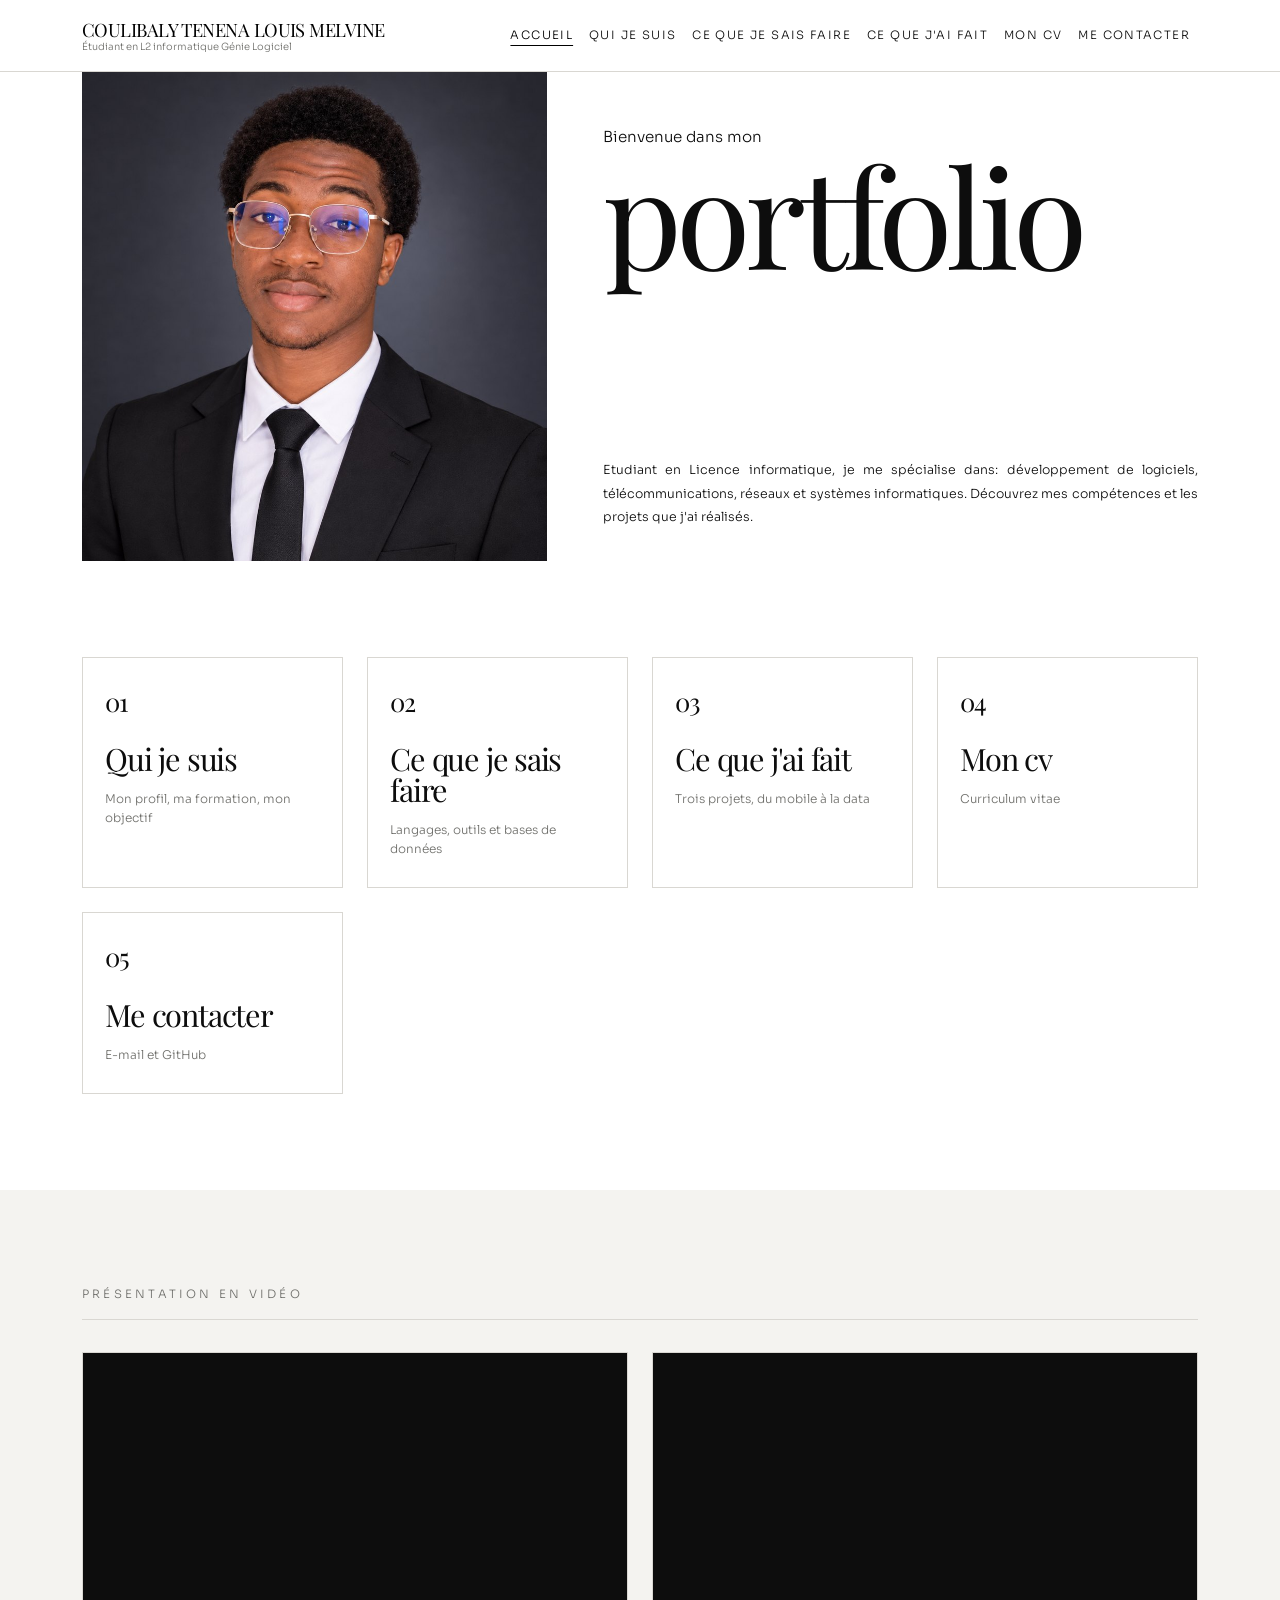
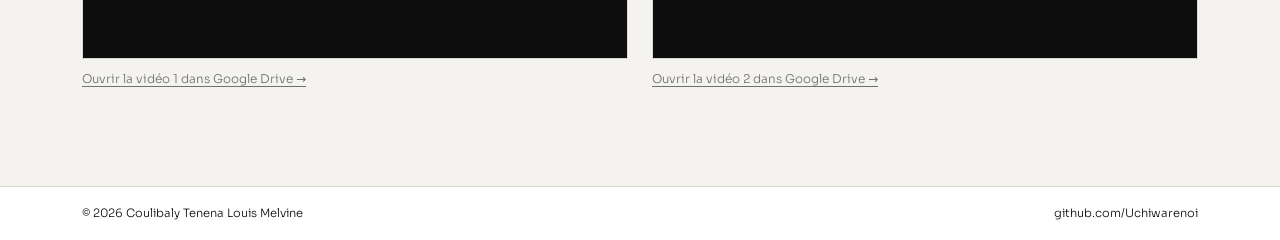
<file: index.html>
<!DOCTYPE html>
<html lang="fr">
<head>
  <meta charset="UTF-8">
  <meta name="viewport" content="width=device-width, initial-scale=1">
  <meta name="description" content="Portfolio d'un étudiant en Licence2 informatique.">
  <title>Accueil | Coulibaly Tenena Louis Melvine</title>

  <!-- Bootstrap 5 -->
  <link href="https://cdn.jsdelivr.net/npm/bootstrap@5.3.3/dist/css/bootstrap.min.css" rel="stylesheet">
  <link href="https://fonts.googleapis.com/css2?family=Playfair+Display:ital,wght@0,400;0,500;1,400&family=Sora:wght@300;400&display=swap" rel="stylesheet">
  <!-- Feuille de style séparée -->
  <link href="css/style.css" rel="stylesheet">
</head>
<body>

  <nav class="navbar navbar-expand-lg fixed-top site-nav">
    <div class="container-xl">
      <a class="navbar-brand" href="index.html">
        <span class="brand-name">COULIBALY TENENA LOUIS MELVINE</span>
        <span class="brand-sub">Étudiant en L2 informatique Génie Logiciel</span>
      </a>
      <button class="navbar-toggler" type="button" data-bs-toggle="collapse" data-bs-target="#menu" aria-controls="menu" aria-expanded="false" aria-label="Ouvrir le menu">
        <span class="navbar-toggler-icon"></span>
      </button>
      <div class="collapse navbar-collapse" id="menu">
        <ul class="navbar-nav ms-auto">
          <li class="nav-item"><a class="nav-link active" href="index.html" aria-current="page">Accueil</a></li>
          <li class="nav-item"><a class="nav-link" href="qui-je-suis.html">Qui je suis</a></li>
          <li class="nav-item"><a class="nav-link" href="savoir-faire.html">Ce que je sais faire</a></li>
          <li class="nav-item"><a class="nav-link" href="realisations.html">Ce que j'ai fait</a></li>
          <li class="nav-item"><a class="nav-link" href="cv.html">Mon Cv</a></li>
          <li class="nav-item"><a class="nav-link" href="contact.html">Me contacter</a></li>
        </ul>
      </div>
    </div>
  </nav>

  <main>
    <header id="accueil" class="hero">
      <div class="container-xl">
        <div class="row g-0 align-items-stretch">
          <div class="col-12 col-md-5">
            <img src="images/photo.jpg" class="img-cover hero-img hero-photo" alt="Portrait de Coulibaly Tenena Louis Melvine">
          </div>
          <div class="col-12 col-md-7 hero-body">
            <p class="kicker">Bienvenue dans mon</p>
            <h1 class="giant">portfolio</h1>
            <p class="p"></p>
            <div class="d-flex flex-column flex-sm-row justify-content-between align-items-sm-end gap-3 mt-auto">
              <p class="small-text mb-0">Etudiant en Licence informatique, je me spécialise dans: développement de logiciels, télécommunications, réseaux et systèmes informatiques. Découvrez mes compétences et les projets que j'ai réalisés.</p>
            </div>
          </div>
        </div>
      </div>
    </header>

    <section class="block">
      <div class="container-xl">
        <div class="row g-3 g-lg-4">
          <div class="col-12 col-sm-6 col-lg-3"><a href="qui-je-suis.html" class="teaser"><span class="teaser-num">01</span><span class="teaser-title">Qui je suis</span><span class="teaser-text">Mon profil, ma formation, mon objectif</span></a></div>
          <div class="col-12 col-sm-6 col-lg-3"><a href="savoir-faire.html" class="teaser"><span class="teaser-num">02</span><span class="teaser-title">Ce que je sais faire</span><span class="teaser-text">Langages, outils et bases de données</span></a></div>
          <div class="col-12 col-sm-6 col-lg-3"><a href="realisations.html" class="teaser"><span class="teaser-num">03</span><span class="teaser-title">Ce que j'ai fait</span><span class="teaser-text">Trois projets, du mobile à la data</span></a></div>
          <div class="col-12 col-sm-6 col-lg-3"><a href="cv.html" class="teaser"><span class="teaser-num">04</span><span class="teaser-title">Mon cv</span><span class="teaser-text">Curriculum vitae</span></a></div>
          <div class="col-12 col-sm-6 col-lg-3"><a href="contact.html" class="teaser"><span class="teaser-num">05</span><span class="teaser-title">Me contacter</span><span class="teaser-text">E-mail et GitHub</span></a></div>
        </div>
      </div>
    </section>

    <section class="block block-alt">
      <div class="container-xl">
        <p class="section-label">Présentation en vidéo</p>
        <div class="row g-4">
          <div class="col-12 col-lg-6">
            <div class="video-frame">
              <iframe src="https://drive.google.com/file/d/1wdfW0kvyvnNozJjMS9v-_9_RQBYwM55w/preview" title="Vidéo de présentation 1" allow="autoplay; fullscreen" allowfullscreen loading="lazy"></iframe>
            </div>
            <a class="video-link" href="https://drive.google.com/file/d/1wdfW0kvyvnNozJjMS9v-_9_RQBYwM55w/view" target="_blank" rel="noopener">Ouvrir la vidéo 1 dans Google Drive &rarr;</a>
          </div>
          <div class="col-12 col-lg-6">
            <div class="video-frame">
              <iframe src="https://drive.google.com/file/d/1Y6Vw99W38bjyc-DEd8ha124QfyRvINtM/preview" title="Vidéo de présentation 2" allow="autoplay; fullscreen" allowfullscreen loading="lazy"></iframe>
            </div>
            <a class="video-link" href="https://drive.google.com/file/d/1Y6Vw99W38bjyc-DEd8ha124QfyRvINtM/view" target="_blank" rel="noopener">Ouvrir la vidéo 2 dans Google Drive &rarr;</a>
          </div>
        </div>
      </div>
    </section>
  </main>

  <footer class="site-footer">
    <div class="container-xl d-flex flex-column flex-sm-row justify-content-between gap-1">
      <span>&copy; 2026 Coulibaly Tenena Louis Melvine</span>
      <a href="https://github.com/Uchiwarenoi" target="_blank" rel="noopener">github.com/Uchiwarenoi</a>
    </div>
  </footer>

  <script src="https://cdn.jsdelivr.net/npm/bootstrap@5.3.3/dist/js/bootstrap.bundle.min.js"></script>
</body>
</html>
</file>
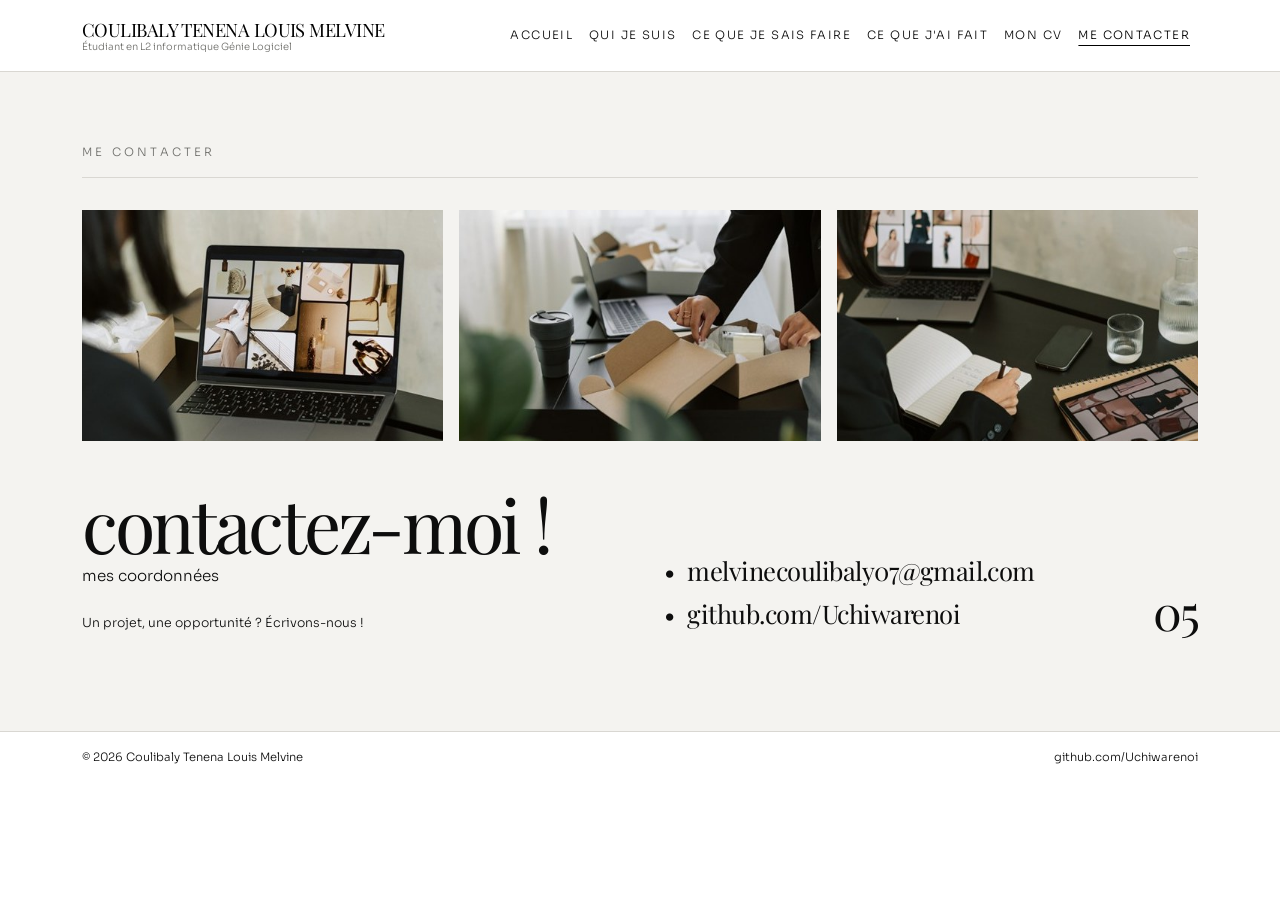
<file: contact.html>
<!DOCTYPE html>
<html lang="fr">
<head>
  <meta charset="UTF-8">
  <meta name="viewport" content="width=device-width, initial-scale=1">
  <meta name="description" content="Contact et GitHub.">
  <title>Me contacter | Coulibaly Tenena Louis Melvine</title>

  <!-- Bootstrap 5 -->
  <link href="https://cdn.jsdelivr.net/npm/bootstrap@5.3.3/dist/css/bootstrap.min.css" rel="stylesheet">
  <link href="https://fonts.googleapis.com/css2?family=Playfair+Display:ital,wght@0,400;0,500;1,400&family=Sora:wght@300;400&display=swap" rel="stylesheet">
  <!-- Feuille de style séparée -->
  <link href="css/style.css" rel="stylesheet">
</head>
<body>

  <nav class="navbar navbar-expand-lg fixed-top site-nav">
    <div class="container-xl">
      <a class="navbar-brand" href="index.html">
        <span class="brand-name">COULIBALY TENENA LOUIS MELVINE</span>
        <span class="brand-sub">Étudiant en L2 informatique Génie Logiciel</span>
      </a>
      <button class="navbar-toggler" type="button" data-bs-toggle="collapse" data-bs-target="#menu" aria-controls="menu" aria-expanded="false" aria-label="Ouvrir le menu">
        <span class="navbar-toggler-icon"></span>
      </button>
      <div class="collapse navbar-collapse" id="menu">
        <ul class="navbar-nav ms-auto">
          <li class="nav-item"><a class="nav-link" href="index.html">Accueil</a></li>
          <li class="nav-item"><a class="nav-link" href="qui-je-suis.html">Qui je suis</a></li>
          <li class="nav-item"><a class="nav-link" href="savoir-faire.html">Ce que je sais faire</a></li>
          <li class="nav-item"><a class="nav-link" href="realisations.html">Ce que j'ai fait</a></li>
          <li class="nav-item"><a class="nav-link" href="cv.html">Mon Cv</a></li>
          <li class="nav-item"><a class="nav-link active" href="contact.html" aria-current="page">Me contacter</a></li>
        </ul>
      </div>
    </div>
  </nav>

  <main>
    <section class="block block-alt page-top">
      <div class="container-xl">
        <p class="section-label">Me contacter</p>
        <div class="row g-3 pb-5">
          <div class="col-12 col-md-4"><img src="images/contact-1.jpg" class="img-cover strip-s" alt="" role="presentation"></div>
          <div class="col-12 col-md-4"><img src="images/contact-2.jpg" class="img-cover strip-s" alt="" role="presentation"></div>
          <div class="col-12 col-md-4"><img src="images/contact-3.jpg" class="img-cover strip-s" alt="" role="presentation"></div>
        </div>

        <div class="row g-4 g-lg-5 align-items-end">
          <div class="col-12 col-lg-6">
            <h2 class="title">contactez-moi !</h2>
            <p class="subtitle">mes coordonnées</p>
            <p class="small-text mt-4 mb-0">Un projet, une opportunité ? Écrivons-nous !</p>
          </div>
          <div class="col-12 col-lg-6">
            <div class="d-flex justify-content-between align-items-end gap-4">
              <ul class="contact-list">
                <li><a href="mailto:melvinecoulibaly07@gmail.com">melvinecoulibaly07@gmail.com</a></li>
                <li><a href="https://github.com/Uchiwarenoi" target="_blank" rel="noopener">github.com/Uchiwarenoi</a></li>
              </ul>
              <span class="num">05</span>
            </div>
          </div>
        </div>
      </div>
    </section>
  </main>

  <footer class="site-footer">
    <div class="container-xl d-flex flex-column flex-sm-row justify-content-between gap-1">
      <span>&copy; 2026 Coulibaly Tenena Louis Melvine</span>
      <a href="https://github.com/Uchiwarenoi" target="_blank" rel="noopener">github.com/Uchiwarenoi</a>
    </div>
  </footer>

  <script src="https://cdn.jsdelivr.net/npm/bootstrap@5.3.3/dist/js/bootstrap.bundle.min.js"></script>
</body>
</html>
</file>
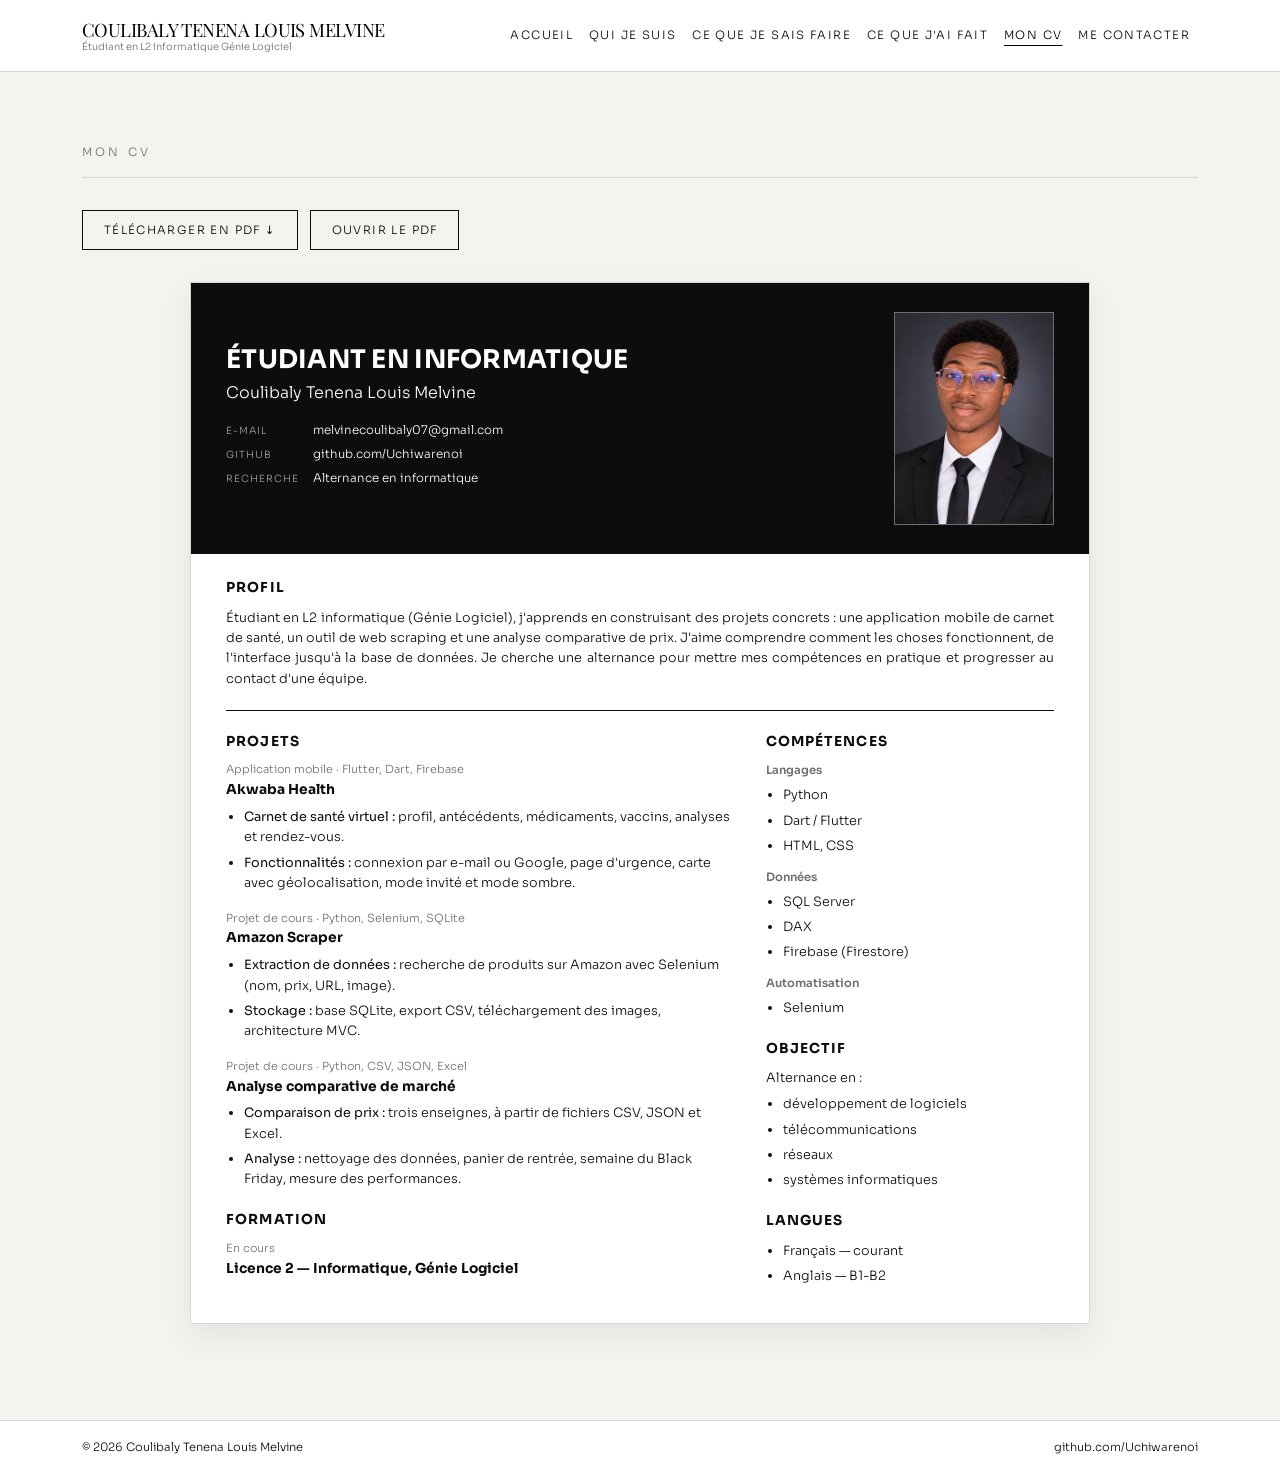
<file: cv.html>
<!DOCTYPE html>
<html lang="fr">
<head>
  <meta charset="UTF-8">
  <meta name="viewport" content="width=device-width, initial-scale=1">
  <meta name="description" content="Curriculum vitae : étudiant en informatique, recherche d'alternance. À consulter ou à télécharger en PDF.">
  <title>Mon CV | Coulibaly Tenena Louis Melvine</title>

  <!-- Bootstrap 5 -->
  <link href="https://cdn.jsdelivr.net/npm/bootstrap@5.3.3/dist/css/bootstrap.min.css" rel="stylesheet">
  <link href="https://fonts.googleapis.com/css2?family=Playfair+Display:ital,wght@0,400;0,500;1,400&family=Sora:wght@300;400;600;700&display=swap" rel="stylesheet">
  <!-- Feuille de style séparée -->
  <link href="css/style.css" rel="stylesheet">
</head>
<body>

  <nav class="navbar navbar-expand-lg fixed-top site-nav">
    <div class="container-xl">
      <a class="navbar-brand" href="index.html">
        <span class="brand-name">COULIBALY TENENA LOUIS MELVINE</span>
        <span class="brand-sub">Étudiant en L2 informatique Génie Logiciel</span>
      </a>
      <button class="navbar-toggler" type="button" data-bs-toggle="collapse" data-bs-target="#menu" aria-controls="menu" aria-expanded="false" aria-label="Ouvrir le menu">
        <span class="navbar-toggler-icon"></span>
      </button>
      <div class="collapse navbar-collapse" id="menu">
        <ul class="navbar-nav ms-auto">
          <li class="nav-item"><a class="nav-link" href="index.html">Accueil</a></li>
          <li class="nav-item"><a class="nav-link" href="qui-je-suis.html">Qui je suis</a></li>
          <li class="nav-item"><a class="nav-link" href="savoir-faire.html">Ce que je sais faire</a></li>
          <li class="nav-item"><a class="nav-link" href="realisations.html">Ce que j'ai fait</a></li>
          <li class="nav-item"><a class="nav-link active" href="cv.html" aria-current="page">Mon Cv</a></li>
          <li class="nav-item"><a class="nav-link" href="contact.html">Me contacter</a></li>
        </ul>
      </div>
    </div>
  </nav>

  <main>
    <section class="block block-alt page-top">
      <div class="container-xl">
        <p class="section-label">Mon CV</p>

        <div class="cv-toolbar">
          <a class="btn-line" href="documents/CV_Coulibaly_Melvine.pdf" download>Télécharger en PDF &darr;</a>
          <a class="btn-line" href="documents/CV_Coulibaly_Melvine.pdf" target="_blank" rel="noopener">Ouvrir le PDF</a>
        </div>

        <article class="cv-sheet" aria-label="Curriculum vitae">
          <header class="cv-head">
            <div class="cv-head-text">
              <h2 class="cv-role">Étudiant en informatique</h2>
              <p class="cv-name">Coulibaly Tenena Louis Melvine</p>
              <ul class="cv-contact">
                <li><span class="cv-k">E-mail</span><a href="mailto:melvinecoulibaly07@gmail.com">melvinecoulibaly07@gmail.com</a></li>
                <li><span class="cv-k">GitHub</span><a href="https://github.com/Uchiwarenoi" target="_blank" rel="noopener">github.com/Uchiwarenoi</a></li>
                <li><span class="cv-k">Recherche</span>Alternance en informatique</li>
              </ul>
            </div>
            <img src="images/photo.jpg" class="cv-photo" alt="Portrait de Coulibaly Tenena Louis Melvine">
          </header>

          <div class="cv-body">
            <section class="cv-profile">
              <h3 class="cv-h">Profil</h3>
              <p>Étudiant en L2 informatique (Génie Logiciel), j'apprends en construisant des projets concrets : une application mobile de carnet de santé, un outil de web scraping et une analyse comparative de prix. J'aime comprendre comment les choses fonctionnent, de l'interface jusqu'à la base de données. Je cherche une alternance pour mettre mes compétences en pratique et progresser au contact d'une équipe.</p>
            </section>

            <div class="cv-cols">
              <div class="cv-main">
                <section class="cv-section">
                  <h3 class="cv-h">Projets</h3>

                  <div class="cv-item">
                    <p class="cv-meta">Application mobile &middot; Flutter, Dart, Firebase</p>
                    <p class="cv-title">Akwaba Health</p>
                    <ul>
                      <li><strong>Carnet de santé virtuel :</strong> profil, antécédents, médicaments, vaccins, analyses et rendez-vous.</li>
                      <li><strong>Fonctionnalités :</strong> connexion par e-mail ou Google, page d'urgence, carte avec géolocalisation, mode invité et mode sombre.</li>
                    </ul>
                  </div>

                  <div class="cv-item">
                    <p class="cv-meta">Projet de cours &middot; Python, Selenium, SQLite</p>
                    <p class="cv-title">Amazon Scraper</p>
                    <ul>
                      <li><strong>Extraction de données :</strong> recherche de produits sur Amazon avec Selenium (nom, prix, URL, image).</li>
                      <li><strong>Stockage :</strong> base SQLite, export CSV, téléchargement des images, architecture MVC.</li>
                    </ul>
                  </div>

                  <div class="cv-item">
                    <p class="cv-meta">Projet de cours &middot; Python, CSV, JSON, Excel</p>
                    <p class="cv-title">Analyse comparative de marché</p>
                    <ul>
                      <li><strong>Comparaison de prix :</strong> trois enseignes, à partir de fichiers CSV, JSON et Excel.</li>
                      <li><strong>Analyse :</strong> nettoyage des données, panier de rentrée, semaine du Black Friday, mesure des performances.</li>
                    </ul>
                  </div>
                </section>

                <section class="cv-section">
                  <h3 class="cv-h">Formation</h3>
                  <div class="cv-item">
                    <p class="cv-meta">En cours</p>
                    <p class="cv-title">Licence 2 &mdash; Informatique, Génie Logiciel</p>
                  </div>
                </section>
              </div>

              <aside class="cv-side">
                <section class="cv-section">
                  <h3 class="cv-h">Compétences</h3>
                  <p class="cv-sub">Langages</p>
                  <ul><li>Python</li><li>Dart / Flutter</li><li>HTML, CSS</li></ul>
                  <p class="cv-sub">Données</p>
                  <ul><li>SQL Server</li><li>DAX</li><li>Firebase (Firestore)</li></ul>
                  <p class="cv-sub">Automatisation</p>
                  <ul><li>Selenium</li></ul>
                </section>

                <section class="cv-section">
                  <h3 class="cv-h">Objectif</h3>
                  <p>Alternance en :</p>
                  <ul><li>développement de logiciels</li><li>télécommunications</li><li>réseaux</li><li>systèmes informatiques</li></ul>
                </section>

                <section class="cv-section">
                  <h3 class="cv-h">Langues</h3>
                  <ul><li>Français &mdash; courant</li><li>Anglais &mdash; B1-B2</li></ul>
                </section>
              </aside>
            </div>
          </div>
        </article>
      </div>
    </section>
  </main>

  <footer class="site-footer">
    <div class="container-xl d-flex flex-column flex-sm-row justify-content-between gap-1">
      <span>&copy; 2026 Coulibaly Tenena Louis Melvine</span>
      <a href="https://github.com/Uchiwarenoi" target="_blank" rel="noopener">github.com/Uchiwarenoi</a>
    </div>
  </footer>

  <script src="https://cdn.jsdelivr.net/npm/bootstrap@5.3.3/dist/js/bootstrap.bundle.min.js"></script>
</body>
</html>
</file>
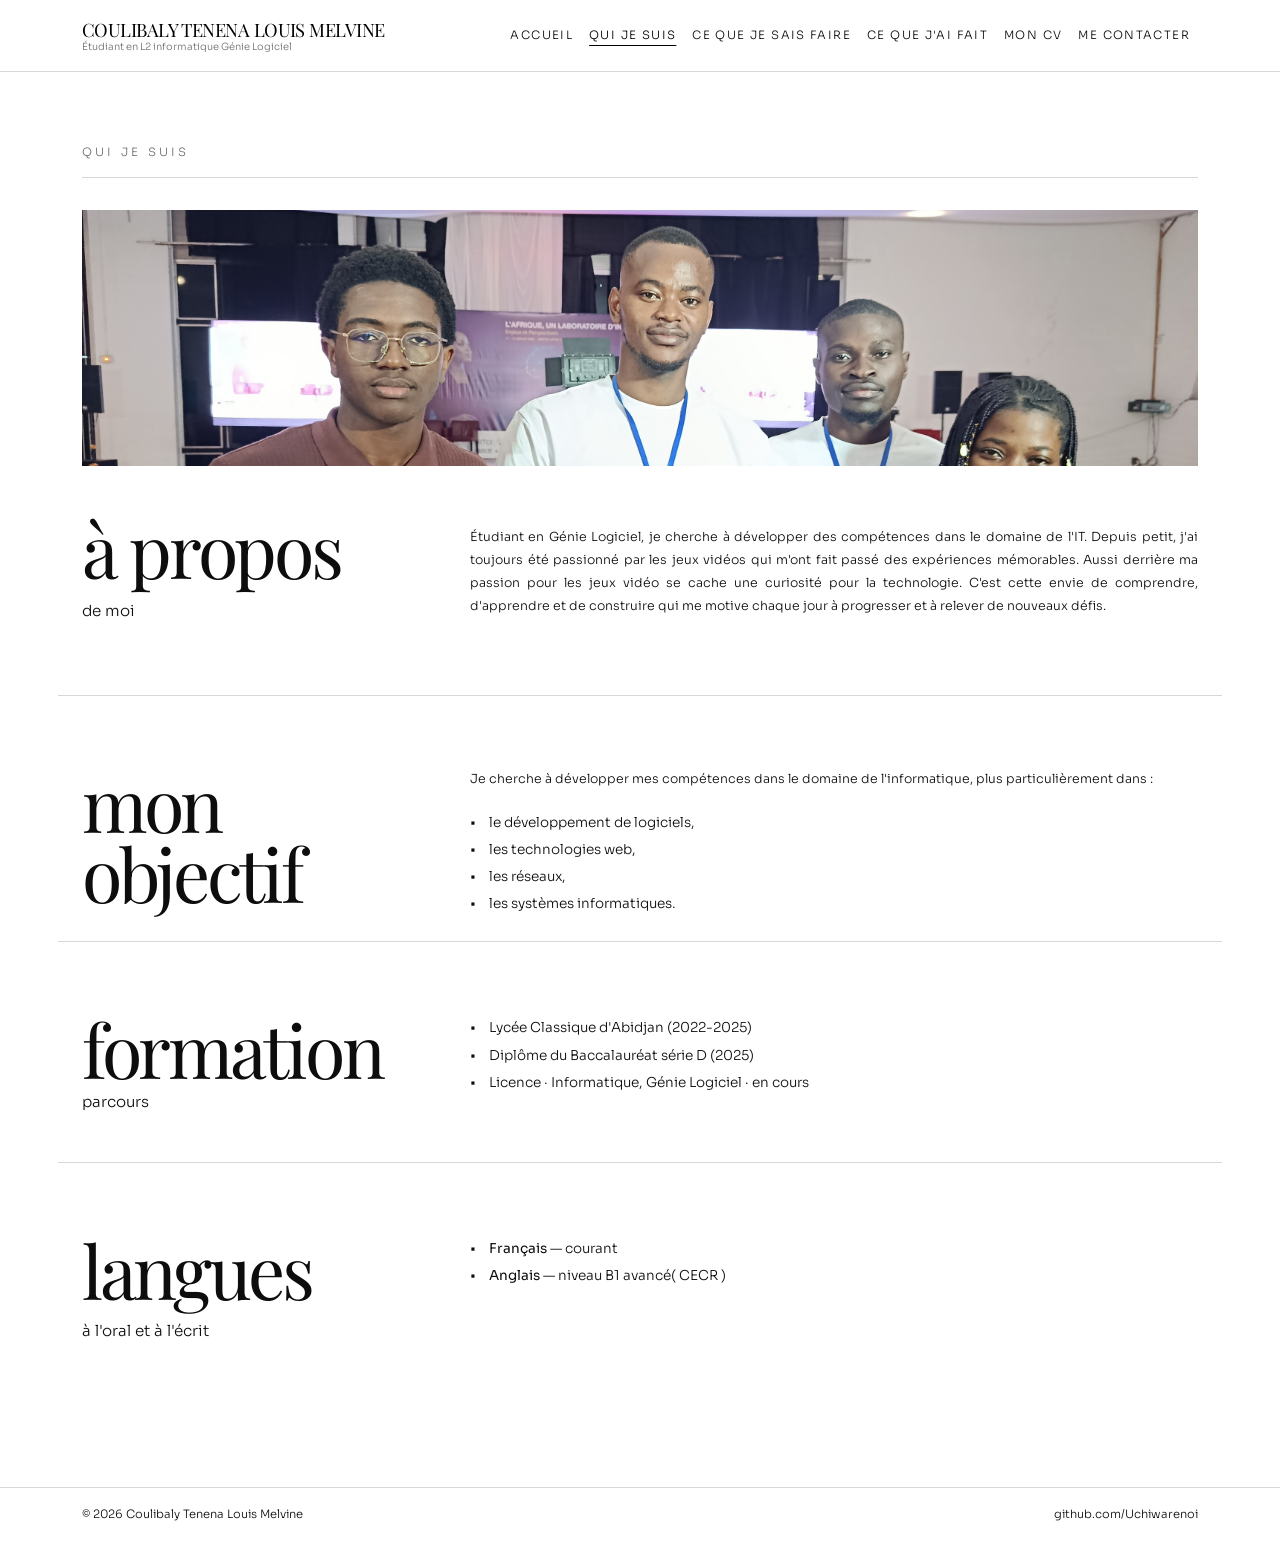
<file: qui-je-suis.html>
<!DOCTYPE html>
<html lang="fr">
<head>
  <meta charset="UTF-8">
  <meta name="viewport" content="width=device-width, initial-scale=1">
  <meta name="description" content="Profil, objectif d'alternance, formation et langues.">
  <title>Qui je suis | Coulibaly Tenena Louis Melvine</title>

  <!-- Bootstrap 5 -->
  <link href="https://cdn.jsdelivr.net/npm/bootstrap@5.3.3/dist/css/bootstrap.min.css" rel="stylesheet">
  <link href="https://fonts.googleapis.com/css2?family=Playfair+Display:ital,wght@0,400;0,500;1,400&family=Sora:wght@300;400&display=swap" rel="stylesheet">
  <!-- Feuille de style séparée -->
  <link href="css/style.css" rel="stylesheet">
</head>
<body>

  <nav class="navbar navbar-expand-lg fixed-top site-nav">
    <div class="container-xl">
      <a class="navbar-brand" href="index.html">
        <span class="brand-name">COULIBALY TENENA LOUIS MELVINE</span>
        <span class="brand-sub">Étudiant en L2 informatique Génie Logiciel</span>
      </a>
      <button class="navbar-toggler" type="button" data-bs-toggle="collapse" data-bs-target="#menu" aria-controls="menu" aria-expanded="false" aria-label="Ouvrir le menu">
        <span class="navbar-toggler-icon"></span>
      </button>
      <div class="collapse navbar-collapse" id="menu">
        <ul class="navbar-nav ms-auto">
          <li class="nav-item"><a class="nav-link" href="index.html">Accueil</a></li>
          <li class="nav-item"><a class="nav-link active" href="qui-je-suis.html" aria-current="page">Qui je suis</a></li>
          <li class="nav-item"><a class="nav-link" href="savoir-faire.html">Ce que je sais faire</a></li>
          <li class="nav-item"><a class="nav-link" href="realisations.html">Ce que j'ai fait</a></li>
          <li class="nav-item"><a class="nav-link" href="cv.html">Mon Cv</a></li>
          <li class="nav-item"><a class="nav-link" href="contact.html">Me contacter</a></li>
        </ul>
      </div>
    </div>
  </nav>

  <main>
    <section class="block page-top">
      <div class="container-xl">
        <p class="section-label">Qui je suis</p>

        <img src="images/image_de_groupe(1).jpg" class="img-cover strip" alt="" role="presentation">
        <div class="row g-4 g-lg-5 py-5 align-items-center">
          <div class="col-12 col-lg-4">
            <h2 class="title">à propos</h2>
            <p class="p"></p>
            <p class="subtitle">de moi</p>
          </div>
          <div class="col-12 col-lg-8">
            <p class="small-text">Étudiant en Génie Logiciel, je cherche à développer des compétences dans le domaine de l'IT.
              Depuis petit, j'ai toujours été passionné par les jeux vidéos qui m'ont fait passé des expériences mémorables. Aussi derrière ma passion pour les jeux vidéo se cache une curiosité pour la technologie. C'est cette envie de comprendre, d'apprendre et de construire qui me motive chaque jour à progresser et à relever de nouveaux défis.</p>
          </div>
        </div>

        <div class="row g-4 g-lg-5 py-4 border-top-line">
          <div class="col-12 col-lg-4">
            <h2 class="title">mon objectif</h2>
          </div>
          <div class="col-12 col-lg-8">
            <p class="small-text">Je cherche  à développer mes compétences dans le domaine de l'informatique, plus particulièrement dans :</p>
            <ul class="plain-list">
              <li>le développement de logiciels,</li>
              <li>les technologies web,</li>
              <li>les réseaux,</li>
              <li>les systèmes informatiques.</li>
            </ul>
          </div>
        </div>

        <div class="row g-4 g-lg-5 py-4 border-top-line">
          <div class="col-12 col-lg-4">
            <h2 class="title">formation</h2>
            <p class="subtitle">parcours</p>
          </div>
          <div class="col-12 col-lg-8">
            <ul class="plain-list">
              <li class="li">Lycée Classique d'Abidjan (2022-2025)</li>
              <li>Diplôme du Baccalauréat série D (2025)</li>
              <li>Licence &middot; Informatique, Génie Logiciel &middot; en cours</li>
            </ul>
          </div>
        </div>

        <div class="row g-4 g-lg-5 py-4 border-top-line">
          <div class="col-12 col-lg-4">
            <h2 class="title">langues</h2>
            <p class="p"></p>
            <p class="subtitle">à l'oral et à l'écrit</p>
          </div>
          <div class="col-12 col-lg-8">
            <ul class="plain-list">
              <li><strong>Français</strong> &mdash; courant</li>
              <li><strong>Anglais</strong> &mdash; niveau B1 avancé( CECR )</li>
            </ul>
          </div>
        </div>
      </div>
    </section>
  </main>

  <footer class="site-footer">
    <div class="container-xl d-flex flex-column flex-sm-row justify-content-between gap-1">
      <span>&copy; 2026 Coulibaly Tenena Louis Melvine</span>
      <a href="https://github.com/Uchiwarenoi" target="_blank" rel="noopener">github.com/Uchiwarenoi</a>
    </div>
  </footer>

  <script src="https://cdn.jsdelivr.net/npm/bootstrap@5.3.3/dist/js/bootstrap.bundle.min.js"></script>
</body>
</html>
</file>
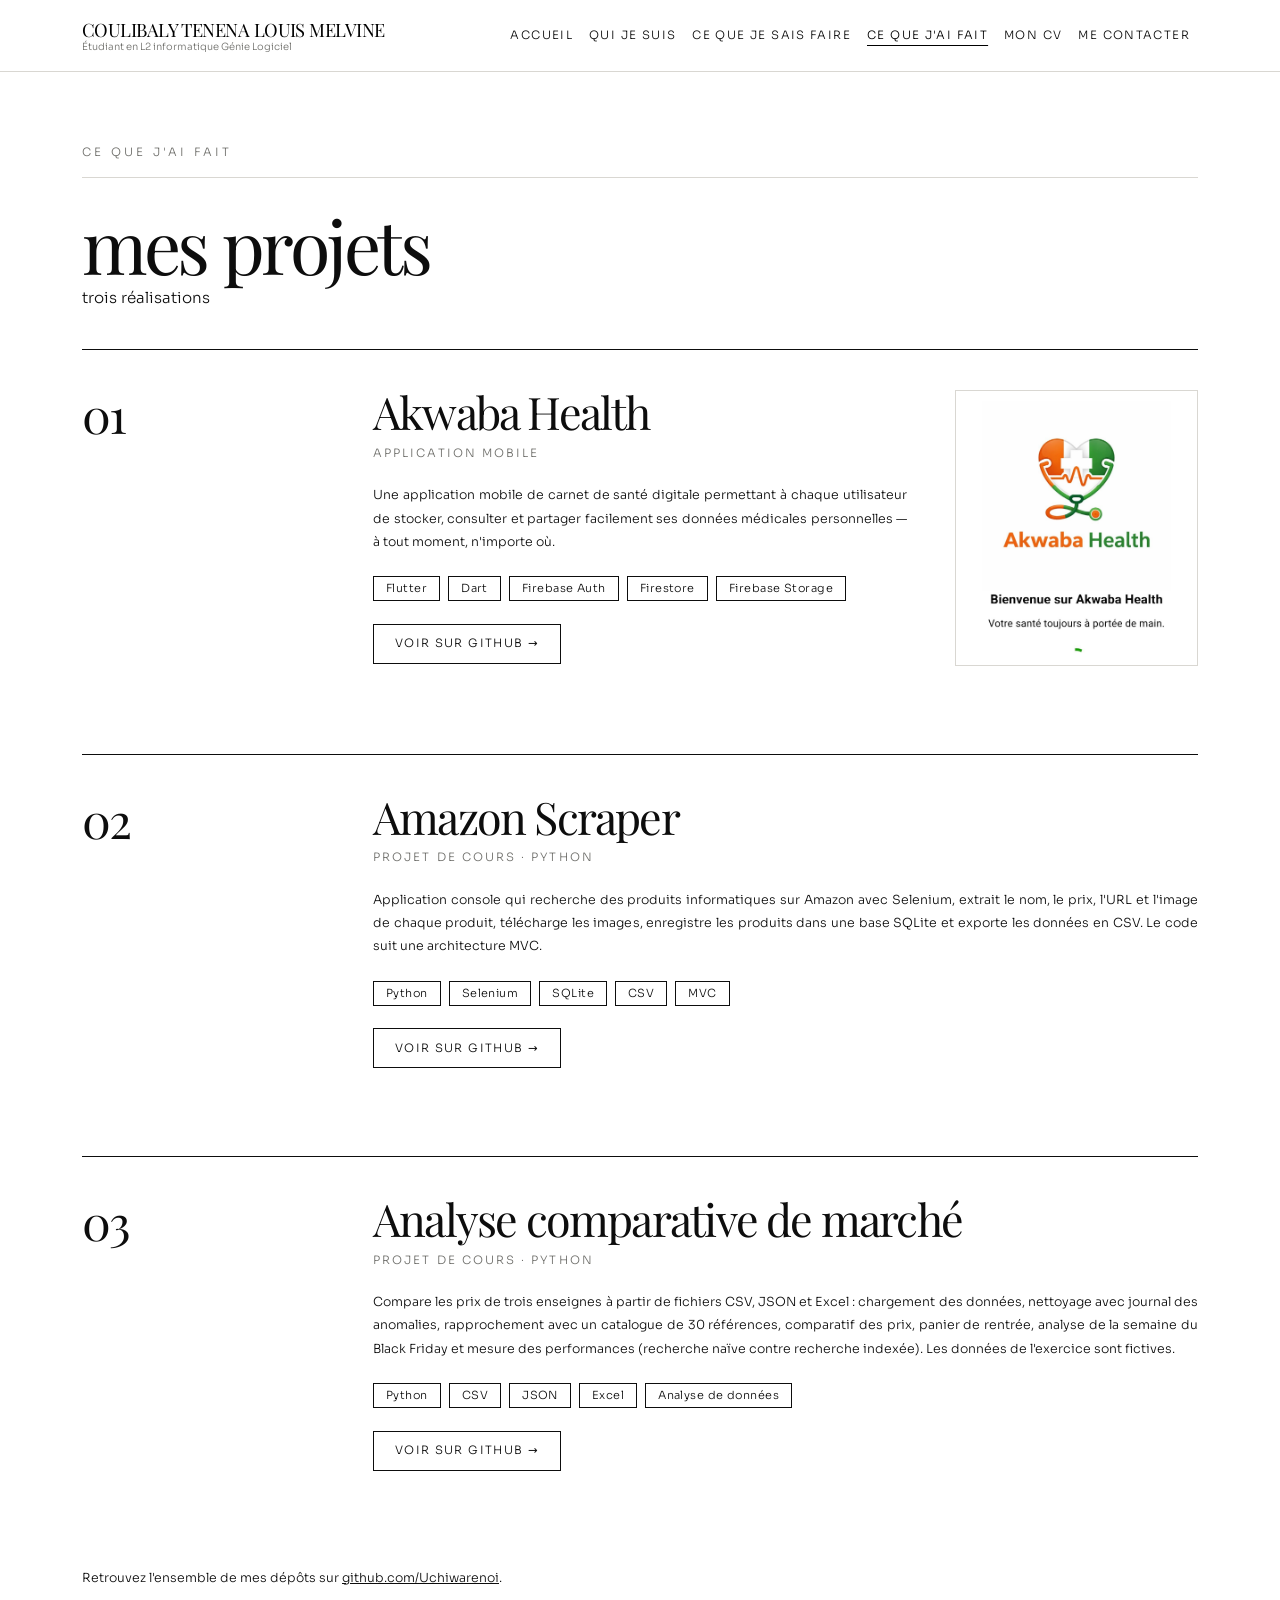
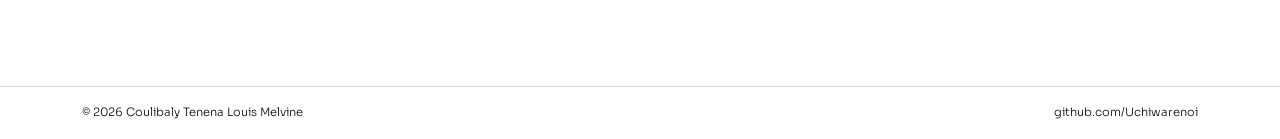
<file: realisations.html>
<!DOCTYPE html>
<html lang="fr">
<head>
  <meta charset="UTF-8">
  <meta name="viewport" content="width=device-width, initial-scale=1">
  <meta name="description" content="Trois projets : Akwaba Health, Amazon Scraper, Analyse comparative.">
  <title>Ce que j'ai fait | Coulibaly Tenena Louis Melvine</title>

  <!-- Bootstrap 5 -->
  <link href="https://cdn.jsdelivr.net/npm/bootstrap@5.3.3/dist/css/bootstrap.min.css" rel="stylesheet">
  <link href="https://fonts.googleapis.com/css2?family=Playfair+Display:ital,wght@0,400;0,500;1,400&family=Sora:wght@300;400&display=swap" rel="stylesheet">
  <!-- Feuille de style séparée -->
  <link href="css/style.css" rel="stylesheet">
</head>
<body>

  <nav class="navbar navbar-expand-lg fixed-top site-nav">
    <div class="container-xl">
      <a class="navbar-brand" href="index.html">
        <span class="brand-name">COULIBALY TENENA LOUIS MELVINE</span>
        <span class="brand-sub">Étudiant en L2 informatique Génie Logiciel</span>
      </a>
      <button class="navbar-toggler" type="button" data-bs-toggle="collapse" data-bs-target="#menu" aria-controls="menu" aria-expanded="false" aria-label="Ouvrir le menu">
        <span class="navbar-toggler-icon"></span>
      </button>
      <div class="collapse navbar-collapse" id="menu">
        <ul class="navbar-nav ms-auto">
          <li class="nav-item"><a class="nav-link" href="index.html">Accueil</a></li>
          <li class="nav-item"><a class="nav-link" href="qui-je-suis.html">Qui je suis</a></li>
          <li class="nav-item"><a class="nav-link" href="savoir-faire.html">Ce que je sais faire</a></li>
          <li class="nav-item"><a class="nav-link active" href="realisations.html" aria-current="page">Ce que j'ai fait</a></li>
          <li class="nav-item"><a class="nav-link" href="cv.html">Mon Cv</a></li>
          <li class="nav-item"><a class="nav-link" href="contact.html">Me contacter</a></li>
        </ul>
      </div>
    </div>
  </nav>

  <main>
    <section class="block page-top">
      <div class="container-xl">
        <p class="section-label">Ce que j'ai fait</p>
        <h2 class="title">mes projets</h2>
        <p class="subtitle">trois réalisations</p>

        <article class="project">
          <div class="row g-4 g-lg-5">
            <div class="col-12 col-lg-3"><span class="num">01</span></div>
            <div class="col-12 col-lg-6">
              <h3 class="project-title">Akwaba Health</h3>
              <p class="project-kind">application mobile</p>
              <p class="small-text">Une application mobile de carnet de santé digitale permettant à chaque utilisateur de stocker, consulter et partager facilement ses données médicales personnelles — à tout moment, n'importe où.</p>
              <ul class="tags"><li>Flutter</li><li>Dart</li><li>Firebase Auth</li><li>Firestore</li><li>Firebase Storage</li></ul>
              <a class="btn-line" href="https://github.com/Uchiwarenoi/akwaba_health" target="_blank" rel="noopener">Voir sur GitHub &rarr;</a>
            </div>
            <div class="col-8 col-sm-5 col-lg-3">
              <img src="images/akwaba-1.jpg" class="img-cover phone-shot" alt="Écran d'accueil de l'application Akwaba Health : logo et message de bienvenue">
            </div>
          </div>
        </article>

        <article class="project">
          <div class="row g-4 g-lg-5">
            <div class="col-12 col-lg-3"><span class="num">02</span></div>
            <div class="col-12 col-lg-9">
              <h3 class="project-title">Amazon Scraper</h3>
              <p class="project-kind">projet de cours &middot; Python</p>
              <p class="small-text">Application console qui recherche des produits informatiques sur Amazon avec Selenium, extrait le nom, le prix, l'URL et l'image de chaque produit, télécharge les images, enregistre les produits dans une base SQLite et exporte les données en CSV. Le code suit une architecture MVC.</p>
              <ul class="tags"><li>Python</li><li>Selenium</li><li>SQLite</li><li>CSV</li><li>MVC</li></ul>
              <a class="btn-line" href="https://github.com/Uchiwarenoi/amazon_scraper_projet" target="_blank" rel="noopener">Voir sur GitHub &rarr;</a>
            </div>
          </div>
        </article>

        <article class="project">
          <div class="row g-4 g-lg-5">
            <div class="col-12 col-lg-3"><span class="num">03</span></div>
            <div class="col-12 col-lg-9">
              <h3 class="project-title">Analyse comparative de marché</h3>
              <p class="project-kind">projet de cours &middot; Python</p>
              <p class="small-text">Compare les prix de trois enseignes à partir de fichiers CSV, JSON et Excel : chargement des données, nettoyage avec journal des anomalies, rapprochement avec un catalogue de 30 références, comparatif des prix, panier de rentrée, analyse de la semaine du Black Friday et mesure des performances (recherche naïve contre recherche indexée). Les données de l'exercice sont fictives.</p>
              <ul class="tags"><li>Python</li><li>CSV</li><li>JSON</li><li>Excel</li><li>Analyse de données</li></ul>
              <a class="btn-line" href="https://github.com/Uchiwarenoi/analyseComparativeMagasin" target="_blank" rel="noopener">Voir sur GitHub &rarr;</a>
            </div>
          </div>
        </article>

        <p class="small-text mt-5 mb-0">Retrouvez l'ensemble de mes dépôts sur <a href="https://github.com/Uchiwarenoi" target="_blank" rel="noopener"><u>github.com/Uchiwarenoi</u></a>.</p>
      </div>
    </section>
  </main>

  <footer class="site-footer">
    <div class="container-xl d-flex flex-column flex-sm-row justify-content-between gap-1">
      <span>&copy; 2026 Coulibaly Tenena Louis Melvine</span>
      <a href="https://github.com/Uchiwarenoi" target="_blank" rel="noopener">github.com/Uchiwarenoi</a>
    </div>
  </footer>

  <script src="https://cdn.jsdelivr.net/npm/bootstrap@5.3.3/dist/js/bootstrap.bundle.min.js"></script>
</body>
</html>
</file>
<file: css/style.css>
/* ===== Variables ===== */
:root {
  --noir: #0d0d0d;
  --blanc: #ffffff;
  --fond-alt: #f4f3f0;
  --gris: #6f6f6b;
  --trait: #d9d7d2;
  --font-titre: "Playfair Display", "Times New Roman", serif;
  --font-texte: "Sora", system-ui, sans-serif;
  --nav-h: 72px;
}

/* ===== Base ===== */
html { scroll-behavior: smooth; scroll-padding-top: var(--nav-h); }

body {
  font-family: var(--font-texte);
  font-weight: 300;
  color: var(--noir);
  background: var(--blanc);
  -webkit-font-smoothing: antialiased;
}

a { color: inherit; text-decoration: none; }
a:hover { text-decoration: underline; text-underline-offset: 4px; }

/* ===== Typographie (reprend les diapositives) ===== */
.giant,
.title {
  font-family: var(--font-titre);
  font-weight: 400;
  letter-spacing: -0.045em;
  line-height: 0.95;
  color: var(--noir);
  margin: 0;
}
.giant { font-size: clamp(3.6rem, 11vw, 8.5rem); }
.title { font-size: clamp(2.4rem, 6vw, 4.6rem); }

.kicker,
.subtitle {
  font-family: var(--font-texte);
  font-size: 0.95rem;
  margin: 0.4rem 0 1.5rem;
}
.kicker { margin-bottom: 0; }

.small-text {
  font-size: 0.78rem;
  line-height: 1.85;
  text-align: justify;
  hyphens: auto;
  margin-bottom: 1.1rem;
}
.italic-note { font-style: italic; text-align: left; }

.num {
  font-family: var(--font-titre);
  font-size: clamp(2rem, 4vw, 3rem);
  letter-spacing: -0.04em;
  line-height: 1;
  display: inline-block;
}
.num-float { position: static; display: block; margin-top: 0.75rem; }
@media (min-width: 992px) {
  .num-float { position: absolute; top: -1.2rem; right: 0.75rem; margin: 0; transform: translateY(-100%); }
}

.section-label {
  font-size: 0.72rem;
  letter-spacing: 0.28em;
  text-transform: uppercase;
  color: var(--gris);
  padding-bottom: 1rem;
  margin-bottom: 2rem;
  border-bottom: 1px solid var(--trait);
}

/* ===== Navigation ===== */
.site-nav {
  height: var(--nav-h);
  background: rgba(255, 255, 255, 0.95);
  backdrop-filter: blur(6px);
  border-bottom: 1px solid var(--trait);
}
.site-nav .navbar-brand { display: flex; flex-direction: column; line-height: 1.2; padding: 0; }
.brand-name { font-family: var(--font-titre); font-size: 1.15rem; letter-spacing: -0.03em; }
.brand-sub { font-size: 0.62rem; color: var(--gris); }
.site-nav .nav-link {
  font-size: 0.72rem;
  letter-spacing: 0.12em;
  text-transform: uppercase;
  color: var(--noir);
  padding: 0.6rem 0 0.6rem 1.8rem;
}
.site-nav .nav-link:hover { text-decoration: underline; text-underline-offset: 6px; }
.site-nav .navbar-collapse { background: #fff; }
@media (max-width: 991.98px) {
  .site-nav .navbar-collapse { padding: 1rem 0; }
  .site-nav .nav-link { padding-left: 0; }
}

/* ===== Hero ===== */
.hero { padding-top: var(--nav-h); }
.hero-img { height: 100%; min-height: 360px; max-height: 80vh; }
.hero-body {
  display: flex;
  flex-direction: column;
  justify-content: center;
  padding: 2.5rem 0 2rem;
}
@media (min-width: 768px) {
  .hero-body { padding: 3rem 0 2rem 3.5rem; }
}

/* ===== Blocs ===== */
.block { padding: 4rem 0; }
.block-alt { background: var(--fond-alt); }
@media (min-width: 992px) { .block { padding: 6rem 0; } }

/* ===== Images ===== */
.img-cover {
  display: block;
  width: 100%;
  object-fit: cover;
}
.strip   { height: clamp(120px, 20vw, 260px); }
.strip-s { height: clamp(140px, 18vw, 240px); }
.portrait-img { aspect-ratio: 1 / 1.05; }
.tall { aspect-ratio: 2 / 3; }
.sq   { aspect-ratio: 1 / 1; }
.half { aspect-ratio: 1 / 1; }
.tall-2 { aspect-ratio: 1 / 2.06; }

/* Galerie 5 photos (diapo 7) */
.gallery {
  display: grid;
  grid-template-columns: repeat(5, 1fr);
  gap: 0;
}
.gallery img { aspect-ratio: 5 / 8; transition: filter 0.4s; }
.gallery img:hover { filter: grayscale(0.6) contrast(1.05); }
@media (max-width: 991.98px) {
  .gallery { grid-template-columns: repeat(2, 1fr); gap: 0.75rem; }
  .gallery img { aspect-ratio: 3 / 4; }
  .gallery img:last-child { grid-column: 1 / -1; aspect-ratio: 16 / 10; }
}

/* ===== Témoignage ===== */
.testimonial {
  font-family: var(--font-titre);
  font-size: 1.05rem;
  line-height: 1.7;
  letter-spacing: -0.01em;
  border: 1px solid var(--noir);
  padding: 1.6rem 1.8rem;
  margin: 1.5rem 0 1.5rem;
}

/* ===== Contact ===== */
.contact-list {
  list-style: none;
  padding: 0;
  margin: 0;
  font-family: var(--font-titre);
  font-size: clamp(1.1rem, 2.6vw, 1.6rem);
  letter-spacing: -0.02em;
  overflow-wrap: anywhere;
}
.contact-list li { padding: 0.15rem 0; }
.contact-list li::before { content: "•"; margin-right: 0.8rem; }

/* ===== Footer ===== */
.site-footer {
  font-size: 0.72rem;
  padding: 1.1rem 0;
  border-top: 1px solid var(--trait);
}

/* ===== Pages multiples ===== */
.page-top { padding-top: calc(var(--nav-h) + 3rem); }
@media (min-width: 992px) { .page-top { padding-top: calc(var(--nav-h) + 4.5rem); } }
.page-top .section-label:first-child { margin-top: 0; }

.site-nav .nav-link.active { text-decoration: underline; text-underline-offset: 6px; }

/* Cartes de l'accueil */
.teaser {
  display: block;
  height: 100%;
  background: #fff;
  border: 1px solid var(--trait);
  padding: 1.5rem 1.4rem 1.8rem;
  text-decoration: none !important;
  transition: border-color 0.25s, transform 0.25s;
}
.teaser:hover { border-color: var(--noir); transform: translateY(-3px); }
.teaser-num { display: block; font-family: var(--font-titre); font-size: 1.6rem; letter-spacing: -0.04em; margin-bottom: 1.5rem; }
.teaser-title { display: block; font-family: var(--font-titre); font-size: clamp(1.6rem, 2.4vw, 2.1rem); letter-spacing: -0.04em; line-height: 1; }
.teaser-text { display: block; font-size: 0.75rem; color: var(--gris); margin-top: 0.9rem; line-height: 1.6; }

/* Emplacement photo */
.photo-slot {
  display: flex; align-items: center; justify-content: center;
  background: var(--fond-alt); border: 1px dashed var(--gris);
  color: var(--gris); font-family: var(--font-titre); font-style: italic; font-size: 1.4rem;
}

/* Listes */
.border-top-line { border-top: 1px solid var(--trait); margin-top: 0 !important; padding-top: 1.5rem; }
.plain-list { list-style: none; padding: 0; margin: 0; font-size: 0.85rem; line-height: 2; }
.plain-list li::before { content: "\2022"; margin-right: 0.8rem; }

.skill-row + .skill-row { border-top: 1px solid var(--trait); }
.skill-list { list-style: none; padding: 0; margin: 0; }
.skill-list li { display: grid; grid-template-columns: 9rem 1fr; gap: 1rem; padding: 0.9rem 0; border-bottom: 1px solid var(--trait); font-size: 0.8rem; line-height: 1.7; }
.skill-list li:first-child { border-top: 1px solid var(--trait); }
.skill-list strong { font-family: var(--font-titre); font-weight: 400; font-size: 1.25rem; letter-spacing: -0.03em; line-height: 1.2; }
@media (max-width: 575.98px) { .skill-list li { grid-template-columns: 1fr; gap: 0.2rem; } }

/* Projets */
.project { border-top: 1px solid var(--noir); padding: 2.5rem 0 3rem; margin-top: 2.5rem; }
.project-title { color: var(--noir); font-family: var(--font-titre); font-weight: 400; font-size: clamp(1.9rem, 4vw, 2.8rem); letter-spacing: -0.04em; line-height: 1; margin: 0; }
.project-kind { font-size: 0.72rem; letter-spacing: 0.18em; text-transform: uppercase; color: var(--gris); margin: 0.6rem 0 1.4rem; }
.tags { list-style: none; padding: 0; margin: 1.4rem 0; display: flex; flex-wrap: wrap; gap: 0.5rem; }
.tags li { border: 1px solid var(--noir); padding: 0.2rem 0.75rem; font-size: 0.7rem; letter-spacing: 0.04em; }
.btn-line { display: inline-block; border: 1px solid var(--noir); padding: 0.65rem 1.3rem; font-size: 0.72rem; letter-spacing: 0.12em; text-transform: uppercase; transition: background 0.2s, color 0.2s; }
.btn-line:hover { background: var(--noir); color: #fff; text-decoration: none; }
.phone-shot { border: 1px solid var(--trait); aspect-ratio: 1080 / 1225; }

.hero-photo { object-position: 50% 18%; }

/* ===== Page CV ===== */
.cv-toolbar { display: flex; flex-wrap: wrap; gap: 0.75rem; margin-bottom: 2rem; }

.cv-sheet {
  --font-cv: "Sora", "Poppins", "Inter", system-ui, sans-serif;
  max-width: 900px;
  margin: 0 auto;
  background: var(--blanc);
  color: var(--noir);
  border: 1px solid var(--trait);
  box-shadow: 0 12px 32px rgba(0, 0, 0, 0.07);
  font-family: var(--font-cv);
  font-size: 0.8rem;
  line-height: 1.6;
}
.cv-sheet p { margin: 0; }
.cv-sheet ul { margin: 0.35rem 0 0; padding-left: 1.1rem; }
.cv-sheet li { margin-bottom: 0.3rem; }
.cv-sheet a:hover { text-decoration: underline; }

.cv-head {
  display: grid;
  grid-template-columns: 1fr 160px;
  gap: 1.5rem;
  align-items: center;
  padding: 1.8rem 2.2rem;
  background: var(--noir);
  color: var(--blanc);
}
.cv-role { font-family: var(--font-cv); font-weight: 700; font-size: clamp(1.15rem, 3vw, 1.6rem); letter-spacing: 0.01em; line-height: 1.15; text-transform: uppercase; margin: 0 0 0.35rem; color: var(--blanc); }
.cv-name { font-size: 1rem; font-weight: 300; margin-bottom: 1rem !important; }
.cv-contact { list-style: none; padding: 0 !important; margin: 0 !important; font-size: 0.74rem; overflow-wrap: anywhere; }
.cv-contact li { display: flex; gap: 0.8rem; margin-bottom: 0.3rem; }
.cv-k { flex: 0 0 4.6rem; opacity: 0.6; text-transform: uppercase; letter-spacing: 0.1em; font-size: 0.62rem; padding-top: 0.12rem; }
.cv-photo { display: block; width: 100%; aspect-ratio: 3 / 4; object-fit: cover; object-position: 50% 18%; border: 1px solid rgba(255, 255, 255, 0.4); }

.cv-body { padding: 1.6rem 2.2rem 2rem; }
.cv-h { font-family: var(--font-cv); font-weight: 700; font-size: 0.86rem; letter-spacing: 0.08em; text-transform: uppercase; margin: 0 0 0.7rem; color: var(--noir); }
.cv-profile { padding-bottom: 1.3rem; margin-bottom: 1.4rem; border-bottom: 1px solid var(--noir); }
.cv-profile p { text-align: justify; hyphens: auto; }

.cv-cols { display: grid; grid-template-columns: 1.75fr 1fr; gap: 2.2rem; }
.cv-section + .cv-section { margin-top: 1.4rem; }
.cv-item + .cv-item { margin-top: 1rem; }
.cv-meta { font-size: 0.7rem; color: var(--gris); }
.cv-title { font-weight: 700; font-size: 0.86rem; }
.cv-sub { font-weight: 600; font-size: 0.72rem; margin-top: 0.7rem !important; color: var(--gris); }

@media (max-width: 767.98px) {
  .cv-head { grid-template-columns: 1fr; padding: 1.4rem 1.3rem; }
  .cv-photo { order: -1; width: 120px; }
  .cv-body { padding: 1.3rem 1.3rem 1.6rem; }
  .cv-cols { grid-template-columns: 1fr; gap: 1.4rem; }
  .cv-profile p { text-align: left; }
}

@media print {
  .site-nav, .site-footer, .cv-toolbar, .section-label { display: none !important; }
  body { margin: 0; background: #fff; -webkit-print-color-adjust: exact; print-color-adjust: exact; }
  .block, .page-top { padding: 0 !important; background: #fff !important; }
  .container-xl { max-width: none !important; padding: 0 !important; margin: 0 !important; }
  .cv-sheet { max-width: none; border: 0; box-shadow: none; }
}


/* ===== Certifications et badges Credly ===== */

.certifications-section {
    border-top: 1px solid var(--trait);
    margin-top: 2rem;
    padding-top: 4rem !important;
}

.certifications-section .title {
    margin-bottom: 1rem;
}

.certification-card {
    width: 100%;
    max-width: 230px;
    min-height: 310px;
    display: flex;
    justify-content: center;
    align-items: center;
    padding: 1.2rem;
    background: var(--blanc);
    border: 1px solid var(--trait);
    transition: transform 0.3s ease,
                box-shadow 0.3s ease;
}

.certification-card:hover {
    transform: translateY(-5px);
    box-shadow: 0 10px 25px rgba(0, 0, 0, 0.07);
}

/* Adaptation mobile */
@media (max-width: 575.98px) {
    .certifications-section {
        padding-top: 3rem !important;
    }

    .certification-card {
        max-width: 220px;
    }
}


/* ===== Vidéos de présentation (Google Drive) ===== */
.video-frame { position: relative; aspect-ratio: 16 / 9; background: var(--noir); border: 1px solid var(--trait); }
.video-frame iframe { position: absolute; inset: 0; width: 100%; height: 100%; border: 0; }
.video-link { display: inline-block; margin-top: 0.7rem; font-size: 0.75rem; color: var(--gris); text-decoration: underline; text-underline-offset: 3px; }
.video-link:hover { color: var(--noir); }
</file>
